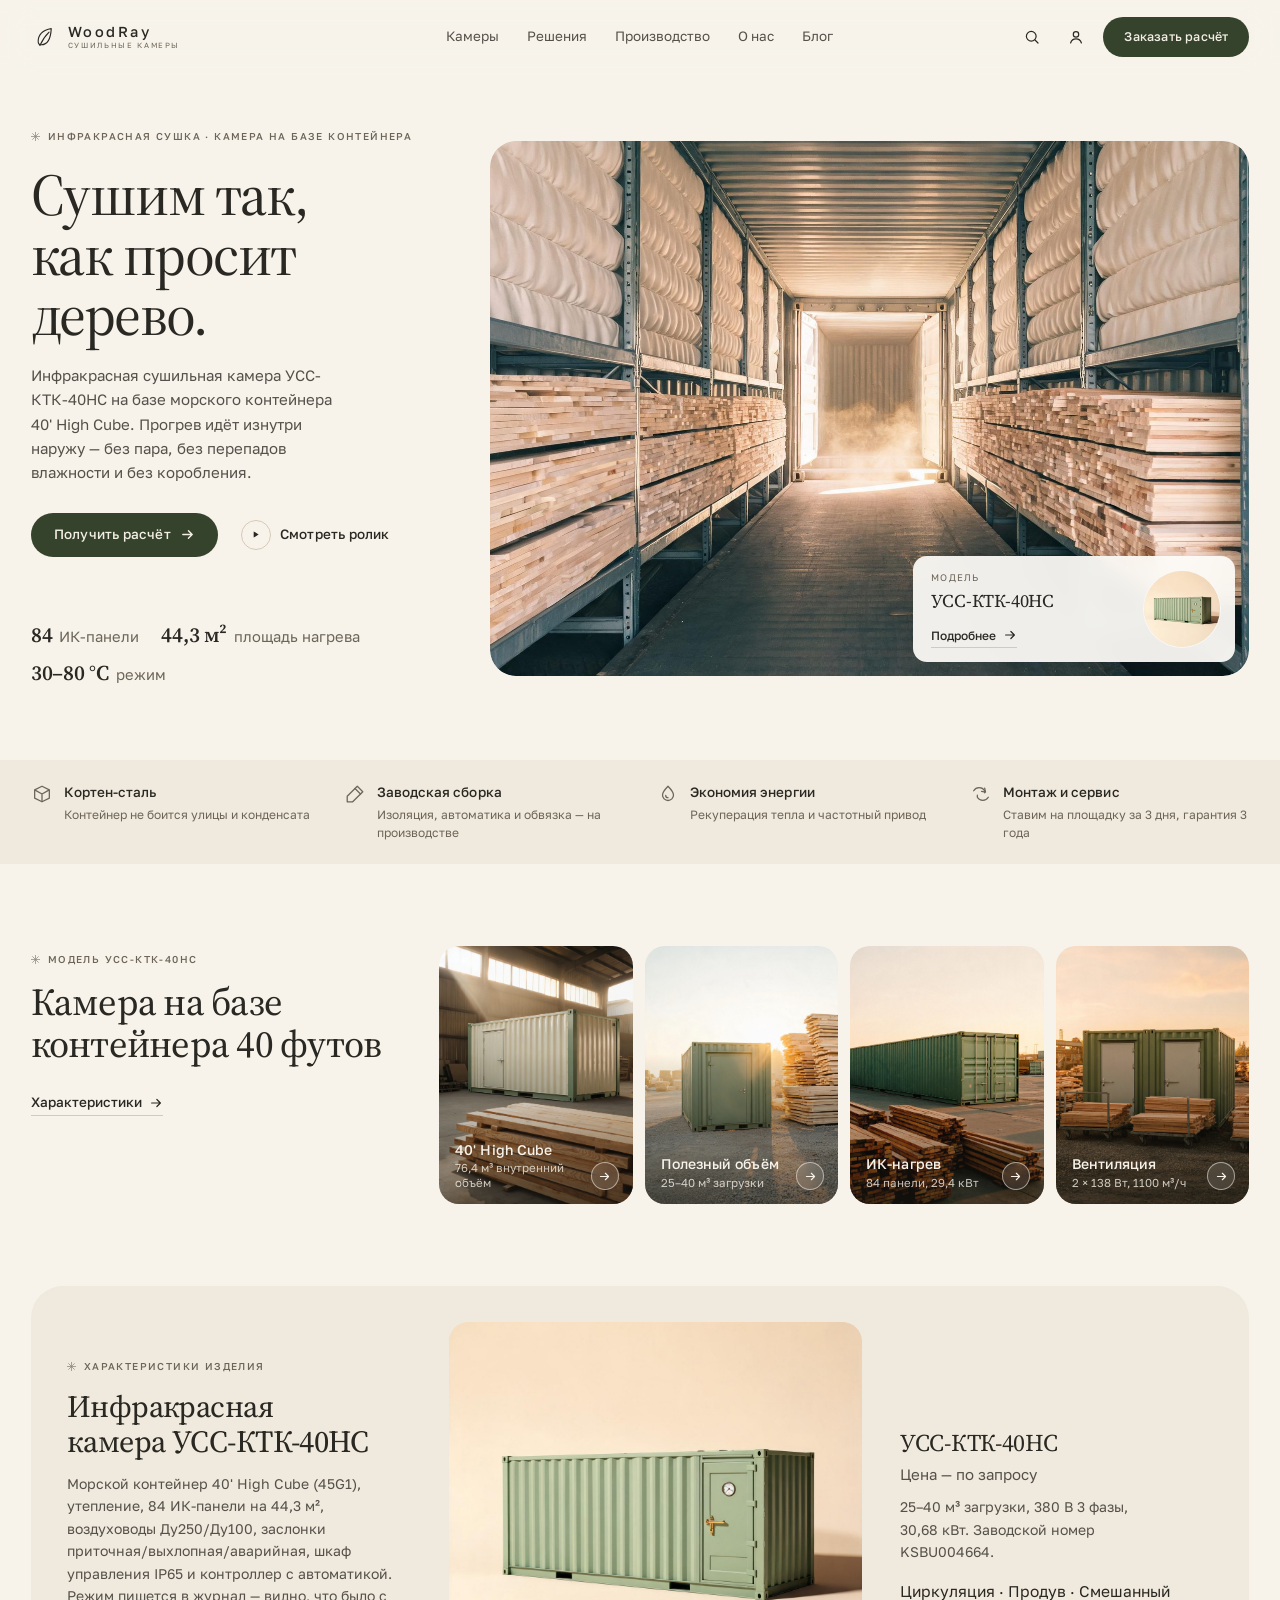
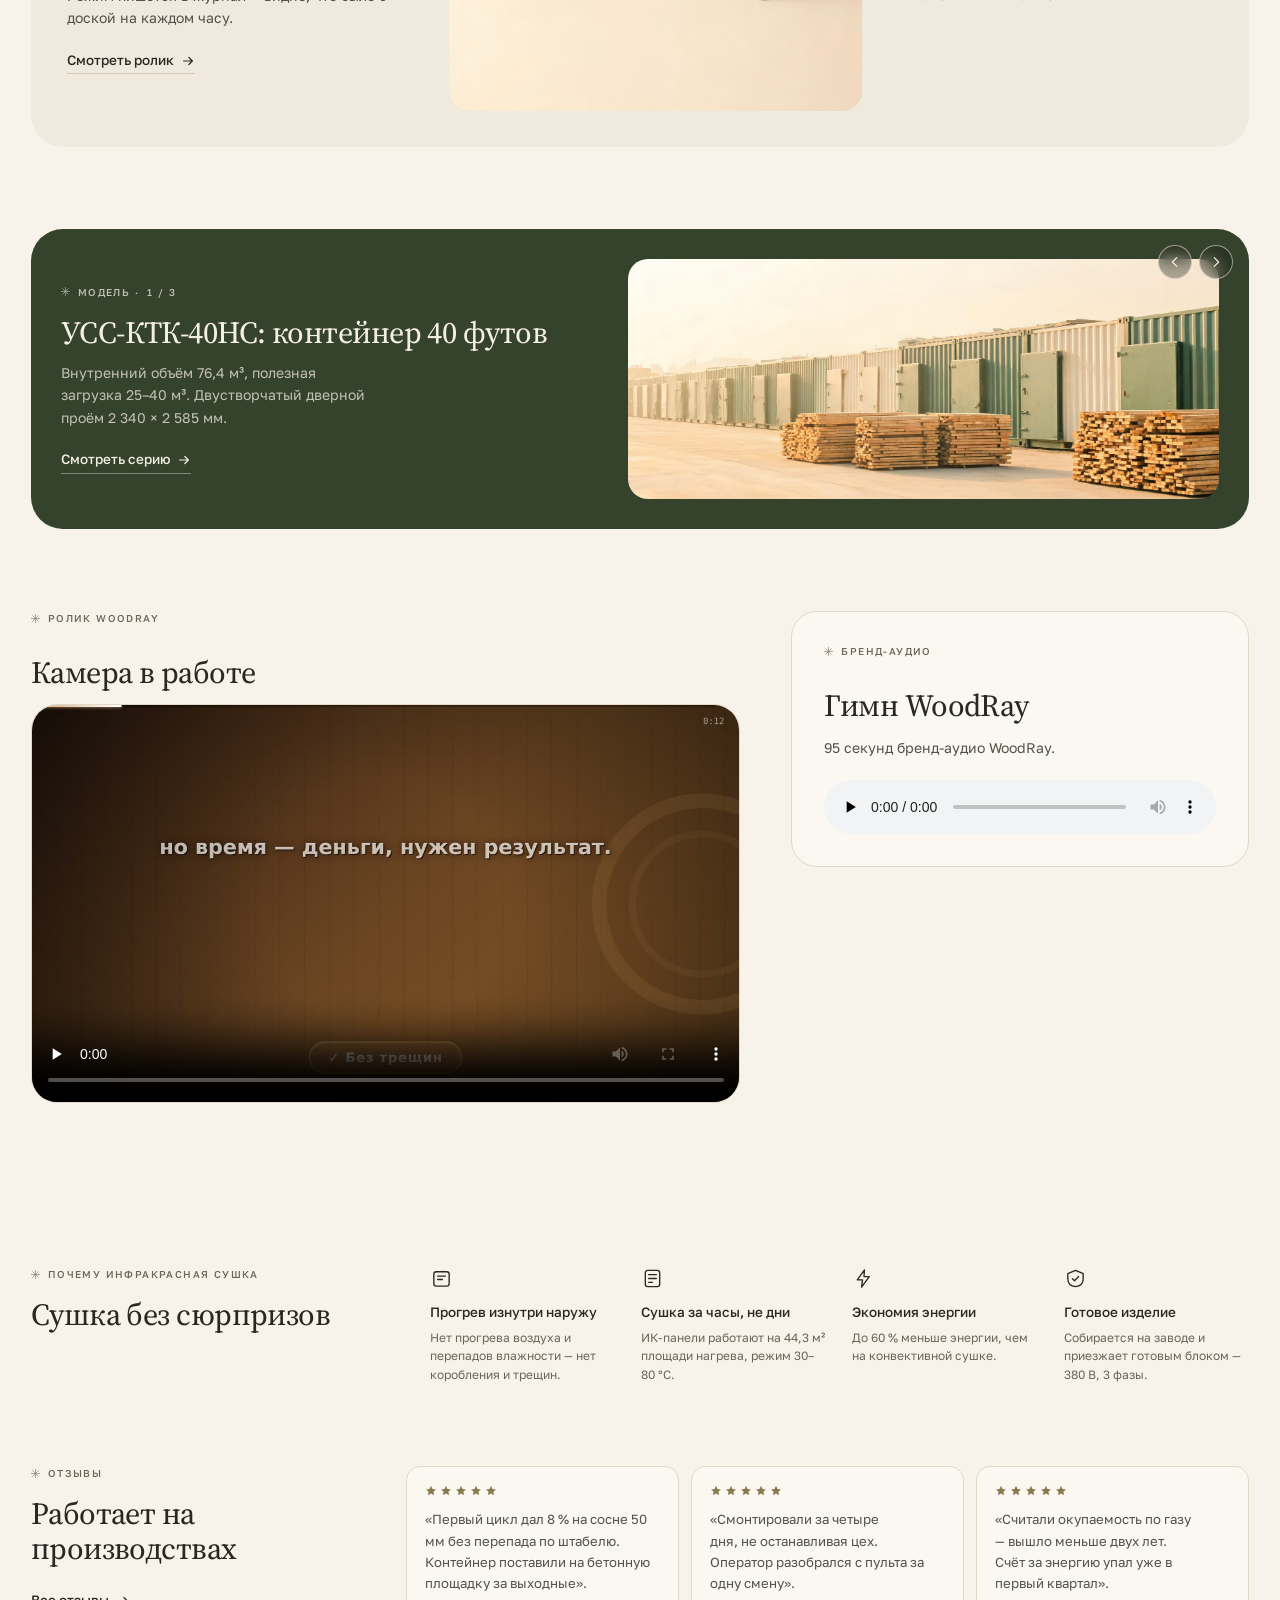
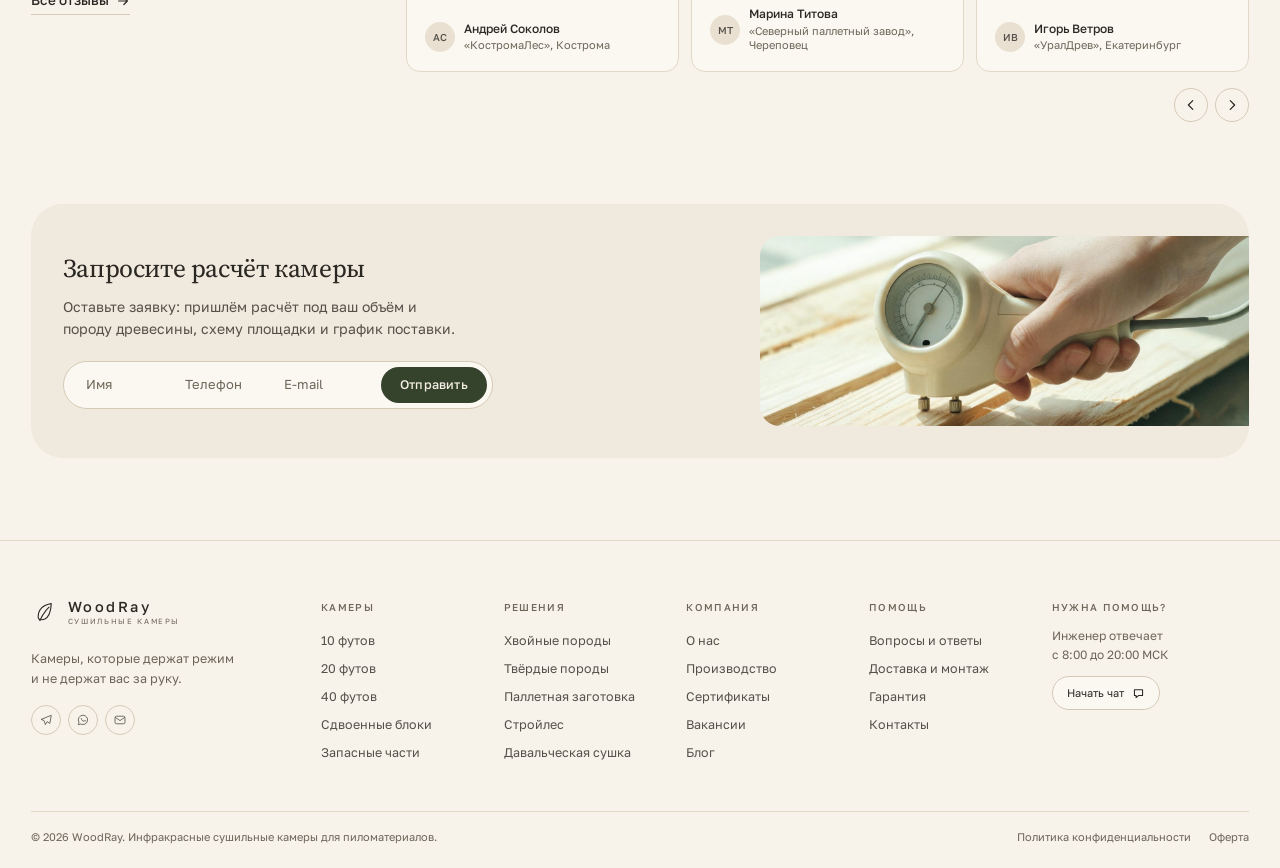
<file: index.html>
<!DOCTYPE html>
<html lang="ru">
<head>
<meta charset="utf-8">
<meta name="viewport" content="width=device-width, initial-scale=1">
<title>WoodRay — инфракрасная сушка древесины</title>
<meta name="description" content="Сушильные камеры из морских контейнеров: 10, 20 и 40 футов, от 7 до 72 м³ за цикл. Заводская сборка, монтаж на площадке за три дня, режим с шагом 0,5 %.">
<meta name="theme-color" content="#F7F3EB">
<meta property="og:title" content="WoodRay — инфракрасная сушка древесины">
<meta property="og:description" content="Контейнерные камеры от 7 до 72 м³ за цикл. Точность режима ±0,5 %, монтаж за три дня.">
<meta property="og:type" content="website">
<meta property="og:image" content="assets/img/hero.jpg">
<link rel="icon" href="assets/img/favicon.svg" type="image/svg+xml">
<link rel="preconnect" href="https://fonts.googleapis.com">
<link rel="preconnect" href="https://fonts.gstatic.com" crossorigin>
<link href="https://fonts.googleapis.com/css2?family=Golos+Text:wght@400;500;600&family=Source+Serif+4:opsz,wght@8..60,300..600&display=swap" rel="stylesheet">
<link rel="stylesheet" href="assets/css/style.css">
</head>
<body>
<a class="skip-link" href="#main">Перейти к содержимому</a>

<header class="site-header" id="siteHeader">
  <div class="container header-inner">
    <a class="logo" href="#" aria-label="WoodRay — на главную">
      <svg class="logo-mark" viewBox="0 0 32 32" aria-hidden="true" focusable="false">
        <path d="M24 5.5C13.5 7 8.5 13.4 8.5 20.6c0 2.6 1.4 4 3.8 4C19.8 24.6 23.4 16.6 24 5.5Z" fill="none" stroke="currentColor" stroke-width="1.3" stroke-linejoin="round"/>
        <path d="M10.5 25.5C13 20 16.4 14.4 21.4 9.6" fill="none" stroke="currentColor" stroke-width="1.3" stroke-linecap="round"/>
      </svg>
      <span class="logo-text">
        <span class="logo-word">WoodRay</span>
        <span class="logo-sub">сушильные камеры</span>
      </span>
    </a>

    <nav class="nav" id="primaryNav" aria-label="Основная навигация">
      <a href="#cameras">Камеры</a>
      <a href="#solutions">Решения</a>
      <a href="#production">Производство</a>
      <a href="#about">О нас</a>
      <a href="#blog">Блог</a>
      <a class="nav-cta" href="#request">Заказать расчёт</a>
    </nav>

    <div class="header-tools">
      <button class="icon-btn" type="button" aria-label="Поиск">
        <svg viewBox="0 0 24 24" aria-hidden="true"><circle cx="11" cy="11" r="6.5" fill="none" stroke="currentColor" stroke-width="1.6"/><path d="M16 16l4 4" fill="none" stroke="currentColor" stroke-width="1.6" stroke-linecap="round"/></svg>
      </button>
      <a class="icon-btn" href="#request" aria-label="Личный кабинет">
        <svg viewBox="0 0 24 24" aria-hidden="true"><circle cx="12" cy="8.5" r="3.6" fill="none" stroke="currentColor" stroke-width="1.6"/><path d="M4.8 20c1.1-3.6 3.9-5.4 7.2-5.4s6.1 1.8 7.2 5.4" fill="none" stroke="currentColor" stroke-width="1.6" stroke-linecap="round"/></svg>
      </a>
      <a class="btn btn--dark header-btn" href="#request">Заказать расчёт</a>
      <button class="burger" type="button" id="burger" aria-label="Меню" aria-expanded="false" aria-controls="primaryNav">
        <span></span><span></span>
      </button>
    </div>
  </div>
</header>

<main id="main">

  <!-- HERO -->
  <section class="hero" data-od-id="hero">
    <div class="container hero-grid">
      <div class="hero-copy">
        <p class="eyebrow">
          <svg class="eyebrow-mark" viewBox="0 0 12 12" aria-hidden="true"><path d="M6 0v12M0 6h12M1.8 1.8l8.4 8.4M10.2 1.8l-8.4 8.4" stroke="currentColor" stroke-width="1"/></svg>
          Инфракрасная сушка · камера на базе контейнера
        </p>
        <h1 class="display-xl">Сушим так, как просит дерево.</h1>
        <p class="lead">Инфракрасная сушильная камера УСС-КТК-40HC на базе морского контейнера 40' High Cube. Прогрев идёт изнутри наружу — без пара, без перепадов влажности и без коробления.</p>
        <div class="hero-actions">
          <a class="btn btn--dark" href="#request">
            Получить расчёт
            <svg class="btn-arrow" viewBox="0 0 16 16" aria-hidden="true"><path d="M3 8h10M9 4l4 4-4 4" fill="none" stroke="currentColor" stroke-width="1.5" stroke-linecap="round" stroke-linejoin="round"/></svg>
          </a>
          <a class="btn btn--plain" href="#media">
            <span class="play"><svg viewBox="0 0 12 12" aria-hidden="true"><path d="M4 2.6 9.4 6 4 9.4Z" fill="currentColor"/></svg></span>
            Смотреть ролик
          </a>
        </div>
        <div class="proof">
          <div class="proof-facts" role="list">
            <span class="proof-fact" role="listitem"><b>84</b> ИК-панели</span>
            <span class="proof-fact" role="listitem"><b>44,3 м²</b> площадь нагрева</span>
            <span class="proof-fact" role="listitem"><b>30–80 °C</b> режим</span>
          </div>
        </div>
      </div>

      <div class="hero-media">
        <video class="hero-video" autoplay muted loop playsinline poster="assets/img/hero.jpg">
          <source src="assets/woodray-hero.mp4" type="video/mp4">
        </video>
        <div class="hero-card">
          <div class="hero-card-text">
            <p class="hero-card-label">Модель</p>
            <p class="hero-card-title">УСС-КТК-40HC</p>
            <a class="link-arrow" href="#product">Подробнее
              <svg viewBox="0 0 16 16" aria-hidden="true"><path d="M3 8h10M9 4l4 4-4 4" fill="none" stroke="currentColor" stroke-width="1.4" stroke-linecap="round" stroke-linejoin="round"/></svg>
            </a>
          </div>
          <div class="hero-card-photo">
            <img src="assets/img/product.jpg" alt="">
          </div>
        </div>
      </div>
    </div>
  </section>

  <!-- FEATURE STRIP -->
  <section class="strip" aria-label="Коротко о подходе">
    <div class="container strip-grid">
      <div class="strip-item">
        <svg viewBox="0 0 24 24" aria-hidden="true"><path d="M12 3.5 20 7.5v9L12 20.5 4 16.5v-9Z" fill="none" stroke="currentColor" stroke-width="1.4" stroke-linejoin="round"/><path d="M12 12 20 7.5M12 12v8.5M12 12 4 7.5" fill="none" stroke="currentColor" stroke-width="1.4" stroke-linejoin="round"/></svg>
        <div><p class="strip-title">Кортен-сталь</p><p class="strip-sub">Контейнер не боится улицы и конденсата</p></div>
      </div>
      <div class="strip-item">
        <svg viewBox="0 0 24 24" aria-hidden="true"><path d="M14.5 3.5 20.5 9.5 9.5 20.5 3.5 20.5 3.5 14.5Z" fill="none" stroke="currentColor" stroke-width="1.4" stroke-linejoin="round"/><path d="M12 6 18 12" fill="none" stroke="currentColor" stroke-width="1.4" stroke-linecap="round"/></svg>
        <div><p class="strip-title">Заводская сборка</p><p class="strip-sub">Изоляция, автоматика и обвязка — на производстве</p></div>
      </div>
      <div class="strip-item">
        <svg viewBox="0 0 24 24" aria-hidden="true"><path d="M12 3.5c3.5 3.6 6 6.6 6 9.6a6 6 0 0 1-12 0c0-3 2.5-6 6-9.6Z" fill="none" stroke="currentColor" stroke-width="1.4" stroke-linejoin="round"/><path d="M9.5 13.5c0 1.4 1.1 2.5 2.5 2.5" fill="none" stroke="currentColor" stroke-width="1.4" stroke-linecap="round"/></svg>
        <div><p class="strip-title">Экономия энергии</p><p class="strip-sub">Рекуперация тепла и частотный привод</p></div>
      </div>
      <div class="strip-item">
        <svg viewBox="0 0 24 24" aria-hidden="true"><path d="M4 8.5A7 7 0 0 1 16 8.5v2.2" fill="none" stroke="currentColor" stroke-width="1.4" stroke-linecap="round"/><path d="M20 15.5a7 7 0 0 1-12 0v-2.2" fill="none" stroke="currentColor" stroke-width="1.4" stroke-linecap="round"/><path d="M16 5.5l.9 4.4-4.3-.7" fill="none" stroke="currentColor" stroke-width="1.4" stroke-linecap="round" stroke-linejoin="round"/></svg>
        <div><p class="strip-title">Монтаж и сервис</p><p class="strip-sub">Ставим на площадку за 3 дня, гарантия 3 года</p></div>
      </div>
    </div>
  </section>

  <!-- CATEGORIES -->
  <section class="section" id="cameras" data-od-id="categories">
    <div class="container split">
      <div class="split-head">
        <p class="eyebrow">
          <svg class="eyebrow-mark" viewBox="0 0 12 12" aria-hidden="true"><path d="M6 0v12M0 6h12M1.8 1.8l8.4 8.4M10.2 1.8l-8.4 8.4" stroke="currentColor" stroke-width="1"/></svg>
          Модель УСС-КТК-40HC
        </p>
        <h2 class="display-md">Камера на базе контейнера 40 футов</h2>
        <a class="link-arrow" href="#solutions">Характеристики
          <svg viewBox="0 0 16 16" aria-hidden="true"><path d="M3 8h10M9 4l4 4-4 4" fill="none" stroke="currentColor" stroke-width="1.4" stroke-linecap="round" stroke-linejoin="round"/></svg>
        </a>
      </div>

      <div class="cards" id="cameraCards">
        <a class="card" href="#product">
          <img src="assets/img/cat-10.jpg" alt="Сорокафутовый контейнер-камера с изолированными дверями на площадке">
          <span class="card-scrim" aria-hidden="true"></span>
          <span class="card-foot"><span class="card-label">40' High Cube<small>76,4 м³ внутренний объём</small></span><span class="card-go" aria-hidden="true">
            <svg viewBox="0 0 16 16"><path d="M3 8h10M9 4l4 4-4 4" fill="none" stroke="currentColor" stroke-width="1.4" stroke-linecap="round" stroke-linejoin="round"/></svg>
          </span></span>
        </a>
        <a class="card" href="#product">
          <img src="assets/img/cat-20.jpg" alt="Контейнер-камера на бетонной площадке лесопильного цеха">
          <span class="card-scrim" aria-hidden="true"></span>
          <span class="card-foot"><span class="card-label">Полезный объём<small>25–40 м³ загрузки</small></span><span class="card-go" aria-hidden="true">
            <svg viewBox="0 0 16 16"><path d="M3 8h10M9 4l4 4-4 4" fill="none" stroke="currentColor" stroke-width="1.4" stroke-linecap="round" stroke-linejoin="round"/></svg>
          </span></span>
        </a>
        <a class="card" href="#product">
          <img src="assets/img/cat-40.jpg" alt="Сдвоенный блок из двух контейнеров-камер у цеха">
          <span class="card-scrim" aria-hidden="true"></span>
          <span class="card-foot"><span class="card-label">ИК-нагрев<small>84 панели, 29,4 кВт</small></span><span class="card-go" aria-hidden="true">
            <svg viewBox="0 0 16 16"><path d="M3 8h10M9 4l4 4-4 4" fill="none" stroke="currentColor" stroke-width="1.4" stroke-linecap="round" stroke-linejoin="round"/></svg>
          </span></span>
        </a>
        <a class="card" href="#product">
          <img src="assets/img/cat-double.jpg" alt="Контейнерная сушильная камера во дворе столярной мастерской">
          <span class="card-scrim" aria-hidden="true"></span>
          <span class="card-foot"><span class="card-label">Вентиляция<small>2 × 138 Вт, 1100 м³/ч</small></span><span class="card-go" aria-hidden="true">
            <svg viewBox="0 0 16 16"><path d="M3 8h10M9 4l4 4-4 4" fill="none" stroke="currentColor" stroke-width="1.4" stroke-linecap="round" stroke-linejoin="round"/></svg>
          </span></span>
        </a>
      </div>
    </div>
  </section>

  <!-- PRODUCT PANEL -->
  <section class="section section--tight" id="product" data-od-id="product-panel">
    <div class="container">
      <div class="panel">
        <div class="panel-copy">
          <p class="eyebrow">
            <svg class="eyebrow-mark" viewBox="0 0 12 12" aria-hidden="true"><path d="M6 0v12M0 6h12M1.8 1.8l8.4 8.4M10.2 1.8l-8.4 8.4" stroke="currentColor" stroke-width="1"/></svg>
            Характеристики изделия
          </p>
          <h2 class="display-sm">Инфракрасная камера УСС-КТК-40HC</h2>
          <p class="body-sm">Морской контейнер 40' High Cube (45G1), утепление, 84 ИК-панели на 44,3 м², воздуховоды Ду250/Ду100, заслонки приточная/выхлопная/аварийная, шкаф управления IP65 и контроллер с автоматикой. Режим пишется в журнал — видно, что было с доской на каждом часу.</p>
          <a class="link-arrow" href="#media">Смотреть ролик
            <svg viewBox="0 0 16 16" aria-hidden="true"><path d="M3 8h10M9 4l4 4-4 4" fill="none" stroke="currentColor" stroke-width="1.4" stroke-linecap="round" stroke-linejoin="round"/></svg>
          </a>
        </div>

        <div class="panel-media">
          <img src="assets/img/product.jpg" alt="Сушильная камера УСС-КТК-40HC на базе морского контейнера">
        </div>

        <div class="panel-info">
          <p class="panel-name">УСС-КТК-40HC</p>
          <p class="panel-price">Цена — по запросу</p>
          <p class="body-sm">25–40 м³ загрузки, 380 В 3 фазы, 30,68 кВт. Заводской номер KSBU004664.</p>
          <div class="swatches" role="group" aria-label="Режимы работы вентиляции">
            <span class="swatch-note">Циркуляция · Продув · Смешанный</span>
          </div>
        </div>
      </div>
    </div>
  </section>

  <!-- BANNER -->
  <section class="section section--tight" id="solutions" data-od-id="banner">
    <div class="container">
      <div class="banner" id="seriesBanner">
        <div class="banner-copy" aria-live="polite">
          <p class="eyebrow eyebrow--light">
            <svg class="eyebrow-mark" viewBox="0 0 12 12" aria-hidden="true"><path d="M6 0v12M0 6h12M1.8 1.8l8.4 8.4M10.2 1.8l-8.4 8.4" stroke="currentColor" stroke-width="1"/></svg>
            Модель · <span data-series-count>1 / 3</span>
          </p>
          <h3 class="display-sm" data-series-title>УСС-КТК-40HC: контейнер 40 футов</h3>
          <p class="body-sm body-sm--light" data-series-text>Внутренний объём 76,4 м³, полезная загрузка 25–40 м³. Двустворчатый дверной проём 2 340 × 2 585 мм.</p>
          <a class="link-arrow link-arrow--light" href="#product">Смотреть серию
            <svg viewBox="0 0 16 16" aria-hidden="true"><path d="M3 8h10M9 4l4 4-4 4" fill="none" stroke="currentColor" stroke-width="1.4" stroke-linecap="round" stroke-linejoin="round"/></svg>
          </a>
        </div>
        <div class="banner-media">
          <img src="assets/img/banner.jpg" alt="Ряд контейнерных сушильных камер с изолированными дверями на бетонной площадке, штабели доски" data-series-img>
        </div>
        <div class="banner-arrows">
          <button class="circle-btn circle-btn--light" type="button" aria-label="Предыдущая серия" data-series-dir="-1">
            <svg viewBox="0 0 16 16" aria-hidden="true"><path d="M10 3 5 8l5 5" fill="none" stroke="currentColor" stroke-width="1.4" stroke-linecap="round" stroke-linejoin="round"/></svg>
          </button>
          <button class="circle-btn circle-btn--light" type="button" aria-label="Следующая серия" data-series-dir="1">
            <svg viewBox="0 0 16 16" aria-hidden="true"><path d="M6 3l5 5-5 5" fill="none" stroke="currentColor" stroke-width="1.4" stroke-linecap="round" stroke-linejoin="round"/></svg>
          </button>
        </div>
      </div>
    </div>
  </section>

  <!-- WHY -->
<section class="section section--tight" id="media">
    <div class="container media-grid">
      <div class="media-block">
        <p class="eyebrow">
          <svg class="eyebrow-mark" viewBox="0 0 12 12" aria-hidden="true"><path d="M6 0v12M0 6h12M1.8 1.8l8.4 8.4M10.2 1.8l-8.4 8.4" stroke="currentColor" stroke-width="1"/></svg>
          Ролик WoodRay
        </p>
        <h2 class="display-sm">Камера в работе</h2>
        <div class="media-frame">
          <video controls preload="none" poster="assets/woodray-poster.jpg" playsinline>
            <source src="assets/woodray-hero.mp4" type="video/mp4">
            Ваш браузер не поддерживает видео.
          </video>
        </div>
      </div>
      <div class="media-block media-block--audio">
        <p class="eyebrow">
          <svg class="eyebrow-mark" viewBox="0 0 12 12" aria-hidden="true"><path d="M6 0v12M0 6h12M1.8 1.8l8.4 8.4M10.2 1.8l-8.4 8.4" stroke="currentColor" stroke-width="1"/></svg>
          Бренд-аудио
        </p>
        <h2 class="display-sm">Гимн WoodRay</h2>
        <p class="body-sm">95 секунд бренд-аудио WoodRay.</p>
        <audio controls preload="none">
          <source src="assets/woodray-jingle.mp3" type="audio/mpeg">
          Ваш браузер не поддерживает аудио.
        </audio>
      </div>
    </div>
  </section>

    <section class="section" id="production" data-od-id="why">
    <div class="container why-grid">
      <div class="why-head">
        <p class="eyebrow">
          <svg class="eyebrow-mark" viewBox="0 0 12 12" aria-hidden="true"><path d="M6 0v12M0 6h12M1.8 1.8l8.4 8.4M10.2 1.8l-8.4 8.4" stroke="currentColor" stroke-width="1"/></svg>
          Почему инфракрасная сушка
        </p>
        <h2 class="display-sm">Сушка без сюрпризов</h2>
      </div>
      <div class="why-list">
        <div class="why-item">
          <svg viewBox="0 0 24 24" aria-hidden="true"><rect x="4" y="5" width="16" height="15" rx="2.5" fill="none" stroke="currentColor" stroke-width="1.4"/><path d="M8 9.5h8M8 13h5" fill="none" stroke="currentColor" stroke-width="1.4" stroke-linecap="round"/></svg>
          <p class="why-title">Прогрев изнутри наружу</p>
          <p class="why-sub">Нет прогрева воздуха и перепадов влажности — нет коробления и трещин.</p>
        </div>
        <div class="why-item">
          <svg viewBox="0 0 24 24" aria-hidden="true"><path d="M7 3.5h10a2.5 2.5 0 0 1 2.5 2.5v12a2.5 2.5 0 0 1-2.5 2.5H7A2.5 2.5 0 0 1 4.5 18V6A2.5 2.5 0 0 1 7 3.5Z" fill="none" stroke="currentColor" stroke-width="1.4"/><path d="M8 8h8M8 12h8M8 16h4" fill="none" stroke="currentColor" stroke-width="1.4" stroke-linecap="round"/></svg>
          <p class="why-title">Сушка за часы, не дни</p>
          <p class="why-sub">ИК-панели работают на 44,3 м² площади нагрева, режим 30–80 °C.</p>
        </div>
        <div class="why-item">
          <svg viewBox="0 0 24 24" aria-hidden="true"><path d="M13 3 5.5 13.5H11L10 21l8-11h-5.5Z" fill="none" stroke="currentColor" stroke-width="1.4" stroke-linejoin="round"/></svg>
          <p class="why-title">Экономия энергии</p>
          <p class="why-sub">До 60 % меньше энергии, чем на конвективной сушке.</p>
        </div>
        <div class="why-item">
          <svg viewBox="0 0 24 24" aria-hidden="true"><path d="M12 3.5 20 7v5.5c0 4.4-3.2 7.4-8 8-4.8-.6-8-3.6-8-8V7Z" fill="none" stroke="currentColor" stroke-width="1.4" stroke-linejoin="round"/><path d="M8.8 12.2l2.2 2.2 4.2-4.4" fill="none" stroke="currentColor" stroke-width="1.4" stroke-linecap="round" stroke-linejoin="round"/></svg>
          <p class="why-title">Готовое изделие</p>
          <p class="why-sub">Собирается на заводе и приезжает готовым блоком — 380 В, 3 фазы.</p>
        </div>
      </div>
    </div>
  </section>

  <!-- TESTIMONIALS -->
  <section class="section section--tight" id="about" data-od-id="testimonials">
    <div class="container reviews">
      <div class="reviews-head">
        <p class="eyebrow">
          <svg class="eyebrow-mark" viewBox="0 0 12 12" aria-hidden="true"><path d="M6 0v12M0 6h12M1.8 1.8l8.4 8.4M10.2 1.8l-8.4 8.4" stroke="currentColor" stroke-width="1"/></svg>
          Отзывы
        </p>
        <h2 class="display-sm">Работает на производствах</h2>
        <a class="link-arrow" href="#request">Все отзывы
          <svg viewBox="0 0 16 16" aria-hidden="true"><path d="M3 8h10M9 4l4 4-4 4" fill="none" stroke="currentColor" stroke-width="1.4" stroke-linecap="round" stroke-linejoin="round"/></svg>
        </a>
      </div>

      <div class="reviews-body">
        <div class="quote-list" id="quoteList">
          <figure class="quote">
            <div class="stars" aria-label="Оценка 5 из 5">
              <svg viewBox="0 0 12 12" aria-hidden="true"><path d="M6 .8l1.5 3.2 3.5.4-2.6 2.4.7 3.4L6 8.6 2.9 10.2l.7-3.4L1 4.4l3.5-.4Z" fill="currentColor"/></svg>
              <svg viewBox="0 0 12 12" aria-hidden="true"><path d="M6 .8l1.5 3.2 3.5.4-2.6 2.4.7 3.4L6 8.6 2.9 10.2l.7-3.4L1 4.4l3.5-.4Z" fill="currentColor"/></svg>
              <svg viewBox="0 0 12 12" aria-hidden="true"><path d="M6 .8l1.5 3.2 3.5.4-2.6 2.4.7 3.4L6 8.6 2.9 10.2l.7-3.4L1 4.4l3.5-.4Z" fill="currentColor"/></svg>
              <svg viewBox="0 0 12 12" aria-hidden="true"><path d="M6 .8l1.5 3.2 3.5.4-2.6 2.4.7 3.4L6 8.6 2.9 10.2l.7-3.4L1 4.4l3.5-.4Z" fill="currentColor"/></svg>
              <svg viewBox="0 0 12 12" aria-hidden="true"><path d="M6 .8l1.5 3.2 3.5.4-2.6 2.4.7 3.4L6 8.6 2.9 10.2l.7-3.4L1 4.4l3.5-.4Z" fill="currentColor"/></svg>
            </div>
            <blockquote>«Первый цикл дал 8 % на сосне 50 мм без перепада по штабелю. Контейнер поставили на бетонную площадку за выходные».</blockquote>
            <figcaption class="quote-author">
              <span class="avatar-initials">АС</span>
              <span><b>Андрей Соколов</b><small>«КостромаЛес», Кострома</small></span>            </figcaption>
          </figure>

          <figure class="quote">
            <div class="stars" aria-label="Оценка 5 из 5">
              <svg viewBox="0 0 12 12" aria-hidden="true"><path d="M6 .8l1.5 3.2 3.5.4-2.6 2.4.7 3.4L6 8.6 2.9 10.2l.7-3.4L1 4.4l3.5-.4Z" fill="currentColor"/></svg>
              <svg viewBox="0 0 12 12" aria-hidden="true"><path d="M6 .8l1.5 3.2 3.5.4-2.6 2.4.7 3.4L6 8.6 2.9 10.2l.7-3.4L1 4.4l3.5-.4Z" fill="currentColor"/></svg>
              <svg viewBox="0 0 12 12" aria-hidden="true"><path d="M6 .8l1.5 3.2 3.5.4-2.6 2.4.7 3.4L6 8.6 2.9 10.2l.7-3.4L1 4.4l3.5-.4Z" fill="currentColor"/></svg>
              <svg viewBox="0 0 12 12" aria-hidden="true"><path d="M6 .8l1.5 3.2 3.5.4-2.6 2.4.7 3.4L6 8.6 2.9 10.2l.7-3.4L1 4.4l3.5-.4Z" fill="currentColor"/></svg>
              <svg viewBox="0 0 12 12" aria-hidden="true"><path d="M6 .8l1.5 3.2 3.5.4-2.6 2.4.7 3.4L6 8.6 2.9 10.2l.7-3.4L1 4.4l3.5-.4Z" fill="currentColor"/></svg>
            </div>
            <blockquote>«Смонтировали за четыре дня, не останавливая цех. Оператор разобрался с пульта за одну смену».</blockquote>
            <figcaption class="quote-author">
              <span class="avatar-initials">МТ</span>
              <span><b>Марина Титова</b><small>«Северный паллетный завод», Череповец</small></span>
            </figcaption>
          </figure>

          <figure class="quote">
            <div class="stars" aria-label="Оценка 5 из 5">
              <svg viewBox="0 0 12 12" aria-hidden="true"><path d="M6 .8l1.5 3.2 3.5.4-2.6 2.4.7 3.4L6 8.6 2.9 10.2l.7-3.4L1 4.4l3.5-.4Z" fill="currentColor"/></svg>
              <svg viewBox="0 0 12 12" aria-hidden="true"><path d="M6 .8l1.5 3.2 3.5.4-2.6 2.4.7 3.4L6 8.6 2.9 10.2l.7-3.4L1 4.4l3.5-.4Z" fill="currentColor"/></svg>
              <svg viewBox="0 0 12 12" aria-hidden="true"><path d="M6 .8l1.5 3.2 3.5.4-2.6 2.4.7 3.4L6 8.6 2.9 10.2l.7-3.4L1 4.4l3.5-.4Z" fill="currentColor"/></svg>
              <svg viewBox="0 0 12 12" aria-hidden="true"><path d="M6 .8l1.5 3.2 3.5.4-2.6 2.4.7 3.4L6 8.6 2.9 10.2l.7-3.4L1 4.4l3.5-.4Z" fill="currentColor"/></svg>
              <svg viewBox="0 0 12 12" aria-hidden="true"><path d="M6 .8l1.5 3.2 3.5.4-2.6 2.4.7 3.4L6 8.6 2.9 10.2l.7-3.4L1 4.4l3.5-.4Z" fill="currentColor"/></svg>
            </div>
            <blockquote>«Считали окупаемость по газу — вышло меньше двух лет. Счёт за энергию упал уже в первый квартал».</blockquote>
            <figcaption class="quote-author">
              <span class="avatar-initials">ИВ</span>
              <span><b>Игорь Ветров</b><small>«УралДрев», Екатеринбург</small></span>
            </figcaption>
          </figure>

          <figure class="quote">
            <div class="stars" aria-label="Оценка 5 из 5">
              <svg viewBox="0 0 12 12" aria-hidden="true"><path d="M6 .8l1.5 3.2 3.5.4-2.6 2.4.7 3.4L6 8.6 2.9 10.2l.7-3.4L1 4.4l3.5-.4Z" fill="currentColor"/></svg>
              <svg viewBox="0 0 12 12" aria-hidden="true"><path d="M6 .8l1.5 3.2 3.5.4-2.6 2.4.7 3.4L6 8.6 2.9 10.2l.7-3.4L1 4.4l3.5-.4Z" fill="currentColor"/></svg>
              <svg viewBox="0 0 12 12" aria-hidden="true"><path d="M6 .8l1.5 3.2 3.5.4-2.6 2.4.7 3.4L6 8.6 2.9 10.2l.7-3.4L1 4.4l3.5-.4Z" fill="currentColor"/></svg>
              <svg viewBox="0 0 12 12" aria-hidden="true"><path d="M6 .8l1.5 3.2 3.5.4-2.6 2.4.7 3.4L6 8.6 2.9 10.2l.7-3.4L1 4.4l3.5-.4Z" fill="currentColor"/></svg>
              <svg viewBox="0 0 12 12" aria-hidden="true"><path d="M6 .8l1.5 3.2 3.5.4-2.6 2.4.7 3.4L6 8.6 2.9 10.2l.7-3.4L1 4.4l3.5-.4Z" fill="currentColor"/></svg>
            </div>
            <blockquote>«Взяли два блока по 20 футов. За полтора года — ни одной остановки по вине оборудования».</blockquote>
            <figcaption class="quote-author">
              <span class="avatar-initials">ПЕ</span>
              <span><b>Павел Ершов</b><small>«Тайга-Пиломатериалы», Томск</small></span>
            </figcaption>
          </figure>

          <figure class="quote">
            <div class="stars" aria-label="Оценка 5 из 5">
              <svg viewBox="0 0 12 12" aria-hidden="true"><path d="M6 .8l1.5 3.2 3.5.4-2.6 2.4.7 3.4L6 8.6 2.9 10.2l.7-3.4L1 4.4l3.5-.4Z" fill="currentColor"/></svg>
              <svg viewBox="0 0 12 12" aria-hidden="true"><path d="M6 .8l1.5 3.2 3.5.4-2.6 2.4.7 3.4L6 8.6 2.9 10.2l.7-3.4L1 4.4l3.5-.4Z" fill="currentColor"/></svg>
              <svg viewBox="0 0 12 12" aria-hidden="true"><path d="M6 .8l1.5 3.2 3.5.4-2.6 2.4.7 3.4L6 8.6 2.9 10.2l.7-3.4L1 4.4l3.5-.4Z" fill="currentColor"/></svg>
              <svg viewBox="0 0 12 12" aria-hidden="true"><path d="M6 .8l1.5 3.2 3.5.4-2.6 2.4.7 3.4L6 8.6 2.9 10.2l.7-3.4L1 4.4l3.5-.4Z" fill="currentColor"/></svg>
              <svg viewBox="0 0 12 12" aria-hidden="true"><path d="M6 .8l1.5 3.2 3.5.4-2.6 2.4.7 3.4L6 8.6 2.9 10.2l.7-3.4L1 4.4l3.5-.4Z" fill="currentColor"/></svg>
            </div>
            <blockquote>«Отдельный плюс — журнал режимов. Спокойно доказываем качество сушки покупателю».</blockquote>
            <figcaption class="quote-author">
              <span class="avatar-initials">ОМ</span>
              <span><b>Ольга Мельник</b><small>«Дом-Строй», Краснодар</small></span>
            </figcaption>
          </figure>
        </div>

        <div class="reviews-nav">
          <button class="circle-btn" type="button" aria-label="Предыдущие отзывы" data-scroll="quoteList" data-dir="-1">
            <svg viewBox="0 0 16 16" aria-hidden="true"><path d="M10 3 5 8l5 5" fill="none" stroke="currentColor" stroke-width="1.4" stroke-linecap="round" stroke-linejoin="round"/></svg>
          </button>
          <button class="circle-btn" type="button" aria-label="Следующие отзывы" data-scroll="quoteList" data-dir="1">
            <svg viewBox="0 0 16 16" aria-hidden="true"><path d="M6 3l5 5-5 5" fill="none" stroke="currentColor" stroke-width="1.4" stroke-linecap="round" stroke-linejoin="round"/></svg>
          </button>
        </div>
      </div>
    </div>
  </section>

  <!-- NEWSLETTER -->
  <section class="section section--tight" id="request" data-od-id="newsletter">
    <div class="container">
      <div class="subscribe">
        <div class="subscribe-copy">
          <h2 class="display-xs">Запросите расчёт камеры</h2>
          <p class="body-sm">Оставьте заявку: пришлём расчёт под ваш объём и породу древесины, схему площадки и график поставки.</p>
          <form class="subscribe-form subscribe-form--wide" id="subscribeForm" novalidate data-endpoint="/api/lead">
            <div class="form-row">
              <label class="sr-only" for="name">Ваше имя</label>
              <input id="name" name="name" type="text" autocomplete="name" placeholder="Имя" required>
            </div>
            <div class="form-row">
              <label class="sr-only" for="phone">Телефон</label>
              <input id="phone" name="phone" type="tel" inputmode="tel" autocomplete="tel" placeholder="Телефон" required>
            </div>
            <div class="form-row">
              <label class="sr-only" for="email">Ваш e-mail</label>
              <input id="email" name="email" type="email" inputmode="email" autocomplete="email" placeholder="E-mail" required aria-describedby="emailError">
            </div>
            <div class="honeypot" aria-hidden="true">
              <label for="website">Не заполняйте это поле</label>
              <input id="website" name="website" type="text" tabindex="-1" autocomplete="off">
            </div>
            <button class="btn btn--dark btn--sm" type="submit">Отправить</button>
            <p class="form-msg" id="emailError" role="alert" hidden></p>
          </form>
          <p class="form-ok" id="emailOk" role="status" hidden>Спасибо, заявка принята. Свяжемся с вами в рабочее время.</p>
        </div>
        <div class="subscribe-media">
          <img src="assets/img/meter.jpg" alt="Влагомер с кремовым циферблатом прижат к штабелю сосновой доски">
        </div>
      </div>
    </div>
  </section>

</main>

<footer class="site-footer" id="blog" data-od-id="footer">
  <div class="container footer-top">
    <div class="footer-brand">
      <a class="logo" href="#" aria-label="WoodRay — на главную">
        <svg class="logo-mark" viewBox="0 0 32 32" aria-hidden="true" focusable="false">
          <path d="M24 5.5C13.5 7 8.5 13.4 8.5 20.6c0 2.6 1.4 4 3.8 4C19.8 24.6 23.4 16.6 24 5.5Z" fill="none" stroke="currentColor" stroke-width="1.3" stroke-linejoin="round"/>
          <path d="M10.5 25.5C13 20 16.4 14.4 21.4 9.6" fill="none" stroke="currentColor" stroke-width="1.3" stroke-linecap="round"/>
        </svg>
        <span class="logo-text">
          <span class="logo-word">WoodRay</span>
          <span class="logo-sub">сушильные камеры</span>
        </span>
      </a>
      <p class="footer-tagline">Камеры, которые держат режим<br>и не держат вас за руку.</p>
      <div class="socials">
        <a href="https://t.me/" aria-label="Telegram"><svg viewBox="0 0 24 24" aria-hidden="true"><path d="M21 4 3.5 11l5 1.7L11 20l3-5.2 4.6 3.1Z" fill="none" stroke="currentColor" stroke-width="1.4" stroke-linejoin="round"/></svg></a>
        <a href="https://wa.me/" aria-label="WhatsApp"><svg viewBox="0 0 24 24" aria-hidden="true"><path d="M12 3.8a8 8 0 0 0-6.9 12.1L4 20l4.2-1.1A8 8 0 1 0 12 3.8Z" fill="none" stroke="currentColor" stroke-width="1.4" stroke-linejoin="round"/><path d="M9 9.4c.3 2.6 2.2 4.5 4.8 4.8l1-1.3 1.7.7" fill="none" stroke="currentColor" stroke-width="1.4" stroke-linecap="round"/></svg></a>
        <a href="mailto:mail@example.ru" aria-label="Почта"><svg viewBox="0 0 24 24" aria-hidden="true"><rect x="3.5" y="5.5" width="17" height="13" rx="2.5" fill="none" stroke="currentColor" stroke-width="1.4"/><path d="m4.5 8 7.5 5 7.5-5" fill="none" stroke="currentColor" stroke-width="1.4" stroke-linecap="round"/></svg></a>
      </div>
    </div>

    <nav class="footer-col" aria-label="Камеры">
      <h3>Камеры</h3>
      <a href="#cameras">10 футов</a>
      <a href="#cameras">20 футов</a>
      <a href="#cameras">40 футов</a>
      <a href="#cameras">Сдвоенные блоки</a>
      <a href="#cameras">Запасные части</a>
    </nav>

    <nav class="footer-col" aria-label="Решения">
      <h3>Решения</h3>
      <a href="#solutions">Хвойные породы</a>
      <a href="#solutions">Твёрдые породы</a>
      <a href="#solutions">Паллетная заготовка</a>
      <a href="#solutions">Стройлес</a>
      <a href="#solutions">Давальческая сушка</a>
    </nav>

    <nav class="footer-col" aria-label="Компания">
      <h3>Компания</h3>
      <a href="#about">О нас</a>
      <a href="#production">Производство</a>
      <a href="#production">Сертификаты</a>
      <a href="#about">Вакансии</a>
      <a href="#blog">Блог</a>
    </nav>

    <nav class="footer-col" aria-label="Помощь">
      <h3>Помощь</h3>
      <a href="#request">Вопросы и ответы</a>
      <a href="#request">Доставка и монтаж</a>
      <a href="#request">Гарантия</a>
      <a href="#request">Контакты</a>
    </nav>

    <div class="footer-help">
      <h3>Нужна помощь?</h3>
      <p>Инженер отвечает<br>с 8:00 до 20:00 МСК</p>
      <button class="chat-btn" type="button" id="chatBtn">
        Начать чат
        <svg viewBox="0 0 16 16" aria-hidden="true"><path d="M3 3.5h10v7H8l-3 2.5v-2.5H3Z" fill="none" stroke="currentColor" stroke-width="1.3" stroke-linejoin="round"/></svg>
      </button>
    </div>
  </div>

  <div class="container footer-bottom">
    <p>© <span id="year">2026</span> WoodRay. Инфракрасные сушильные камеры для пиломатериалов.</p>
    <div class="footer-legal">
      <a href="#request">Политика конфиденциальности</a>
      <a href="#request">Оферта</a>
    </div>
  </div>
</footer>

<script src="assets/js/main.js" defer></script>
<script src="assets/js/form.js" defer></script>
</body>
</html>
</file>
<file: assets/css/style.css>
/* ============================================================
   СУХОВЕЙ — сушильные камеры
   Editorial cream + forest-green system
   ============================================================ */

:root {
  --bg: #f7f3eb;
  --surface: #fbf8f2;
  --surface-deep: #f0e9dd;
  --surface-deeper: #e9e0d1;
  --ink: #2a2823;
  --ink-soft: #55514a;
  --muted: #6c6558;
  --line: #e2d8c7;
  --line-strong: #d6cab6;
  --accent: #35422c;
  --accent-deep: #2a3523;
  --on-accent: #f4efe4;
  --on-accent-soft: rgba(244, 239, 228, 0.74);
  --sage: #8b9479;
  --error: #9c4028;

  --font-display: "Source Serif 4", "Georgia", "Times New Roman", serif;
  --font-sans: "Golos Text", -apple-system, "Segoe UI", system-ui, sans-serif;

  --r-xs: 10px;
  --r-sm: 14px;
  --r-md: 20px;
  --r-lg: 26px;
  --r-xl: 32px;

  --container: 1340px;
  --gutter: clamp(16px, 2.4vw, 32px);
  --section-y: clamp(44px, 6.4vw, 82px);

  --ease: cubic-bezier(0.22, 0.61, 0.24, 1);
}

*,
*::before,
*::after { box-sizing: border-box; }

html { -webkit-text-size-adjust: 100%; scroll-behavior: smooth; }

body {
  margin: 0;
  background: var(--bg);
  color: var(--ink);
  font-family: var(--font-sans);
  font-size: 15.5px;
  line-height: 1.6;
  font-weight: 400;
  -webkit-font-smoothing: antialiased;
  text-rendering: optimizeLegibility;
}

img { display: block; max-width: 100%; }
svg { display: block; }

a { color: inherit; text-decoration: none; }
button { font: inherit; color: inherit; }

h1, h2, h3, p, figure, blockquote { margin: 0; }
ul { margin: 0; padding: 0; list-style: none; }

::selection { background: #d9d2b8; color: var(--ink); }

.skip-link {
  position: absolute;
  left: 12px;
  top: -60px;
  z-index: 100;
  padding: 10px 16px;
  border-radius: 999px;
  background: var(--accent);
  color: var(--on-accent);
  font-size: 13px;
  transition: top 0.2s var(--ease);
}
.skip-link:focus-visible { top: 12px; }

.sr-only {
  position: absolute;
  width: 1px; height: 1px;
  padding: 0; margin: -1px;
  overflow: hidden;
  clip: rect(0 0 0 0);
  white-space: nowrap;
  border: 0;
}

:focus-visible {
  outline: 2px solid var(--accent);
  outline-offset: 3px;
  border-radius: 4px;
}

/* ---------- layout ---------- */

.container {
  width: min(var(--container), 100% - var(--gutter) * 2);
  margin-inline: auto;
}

.section { padding-block: var(--section-y); }
.section--tight { padding-block: 0; margin-bottom: var(--section-y); }
.section + .section--tight { margin-top: 0; }

/* ---------- type ---------- */

.eyebrow {
  display: flex;
  align-items: center;
  gap: 8px;
  font-size: 10px;
  line-height: 1.4;
  font-weight: 500;
  letter-spacing: 0.14em;
  text-transform: uppercase;
  color: var(--muted);
}
.eyebrow-mark { width: 9px; height: 9px; flex: none; opacity: 0.75; }
.eyebrow--light { color: var(--on-accent-soft); }

.display-xl,
.display-md,
.display-sm,
.display-xs {
  font-family: var(--font-display);
  font-weight: 450;
  font-optical-sizing: auto;
  text-wrap: balance;
}

.display-xl {
  font-size: clamp(38px, 4.6vw, 66px);
  line-height: 1.02;
  letter-spacing: -0.025em;
  margin-top: 22px;
}

.display-md {
  font-size: clamp(27px, 3vw, 38px);
  line-height: 1.1;
  letter-spacing: -0.02em;
  margin-top: 16px;
}

.display-sm {
  font-size: clamp(24px, 2.4vw, 31px);
  line-height: 1.14;
  letter-spacing: -0.018em;
  margin-top: 16px;
}

.display-xs {
  font-size: clamp(21px, 2vw, 26px);
  line-height: 1.2;
  letter-spacing: -0.015em;
}

.lead {
  margin-top: 18px;
  max-width: 36ch;
  font-size: 15px;
  line-height: 1.62;
  color: var(--ink-soft);
}

.body-sm {
  font-size: 14px;
  line-height: 1.6;
  color: var(--ink-soft);
  max-width: 40ch;
}
.body-sm--light { color: var(--on-accent-soft); }

/* ---------- buttons & links ---------- */

.btn {
  display: inline-flex;
  align-items: center;
  justify-content: center;
  gap: 9px;
  min-height: 44px;
  padding: 0 22px;
  border: 1px solid transparent;
  border-radius: 999px;
  font-size: 13.5px;
  font-weight: 500;
  letter-spacing: 0.015em;
  cursor: pointer;
  transition: background-color 0.25s var(--ease), color 0.25s var(--ease),
    border-color 0.25s var(--ease), transform 0.25s var(--ease);
}
.btn:active { transform: translateY(1px); }

.btn--dark { background: var(--accent); color: var(--on-accent); }
.btn--dark:hover { background: var(--accent-deep); }

.btn--plain {
  background: transparent;
  color: var(--ink);
  padding-inline: 6px;
  border-color: transparent;
}
.btn--plain:hover { color: var(--accent); }

.btn--sm { min-height: 36px; padding: 0 18px; font-size: 12.5px; }

.btn-arrow { width: 15px; height: 15px; flex: none; }

.play {
  display: grid;
  place-items: center;
  width: 30px;
  height: 30px;
  border: 1px solid var(--line-strong);
  border-radius: 50%;
  color: var(--ink);
  transition: background-color 0.25s var(--ease), border-color 0.25s var(--ease);
}
.play svg { width: 11px; height: 11px; }
.btn--plain:hover .play { background: #ebe3d5; border-color: transparent; }

.link-arrow {
  display: inline-flex;
  align-items: center;
  gap: 7px;
  font-size: 13.5px;
  font-weight: 500;
  color: var(--ink);
  padding-bottom: 2px;
  border-bottom: 1px solid var(--line-strong);
  transition: border-color 0.25s var(--ease), gap 0.25s var(--ease);
}
.link-arrow svg { width: 14px; height: 14px; transition: transform 0.25s var(--ease); }
.link-arrow:hover { border-color: var(--ink); }
.link-arrow:hover svg { transform: translateX(3px); }
.link-arrow--light { color: var(--on-accent); border-color: rgba(244, 239, 228, 0.4); }
.link-arrow--light:hover { border-color: var(--on-accent); }

.circle-btn {
  display: grid;
  place-items: center;
  width: 34px;
  height: 34px;
  border-radius: 50%;
  border: 1px solid var(--line-strong);
  background: transparent;
  color: var(--ink);
  cursor: pointer;
  transition: background-color 0.25s var(--ease), border-color 0.25s var(--ease),
    color 0.25s var(--ease);
}
.circle-btn svg { width: 14px; height: 14px; }
.circle-btn:hover { background: var(--ink); border-color: var(--ink); color: var(--bg); }
.circle-btn--light {
  border-color: rgba(244, 239, 228, 0.55);
  background: rgba(26, 31, 21, 0.34);
  color: var(--on-accent);
  backdrop-filter: blur(8px);
}
.circle-btn--light:hover { background: var(--on-accent); border-color: var(--on-accent); color: var(--accent); }

/* ---------- header ---------- */

.site-header {
  position: sticky;
  top: 0;
  z-index: 60;
  background: color-mix(in srgb, var(--bg) 84%, transparent);
  backdrop-filter: saturate(120%) blur(14px);
  border-bottom: 1px solid transparent;
  transition: border-color 0.3s var(--ease), background-color 0.3s var(--ease);
}
.site-header.is-stuck { border-bottom-color: var(--line); }

.header-inner {
  display: grid;
  grid-template-columns: 1fr auto 1fr;
  align-items: center;
  gap: 24px;
  min-height: 74px;
}

.logo { display: inline-flex; align-items: center; gap: 10px; color: var(--ink); justify-self: start; }
.logo-mark { width: 27px; height: 27px; flex: none; }
.logo-text { display: flex; flex-direction: column; gap: 3px; }
.logo-word {
  font-size: 14.5px;
  font-weight: 500;
  letter-spacing: 0.17em;
  line-height: 1;
}
.logo-sub {
  font-size: 7.5px;
  letter-spacing: 0.22em;
  text-transform: uppercase;
  color: var(--muted);
  line-height: 1;
}

.nav { display: flex; align-items: center; gap: 28px; }
.nav a {
  font-size: 13.5px;
  color: var(--ink-soft);
  transition: color 0.2s var(--ease);
}
.nav a:hover { color: var(--ink); }
.nav-cta { display: none; }

.header-tools { display: flex; align-items: center; gap: 10px; justify-self: end; }

.icon-btn {
  display: grid;
  place-items: center;
  width: 34px;
  height: 34px;
  border: 0;
  border-radius: 50%;
  background: transparent;
  color: var(--ink);
  cursor: pointer;
  transition: background-color 0.2s var(--ease);
}
.icon-btn svg { width: 18px; height: 18px; }
.icon-btn:hover { background: rgba(42, 40, 35, 0.06); }

.header-btn { min-height: 40px; padding: 0 20px; font-size: 12.5px; }

.burger {
  display: none;
  position: relative;
  width: 38px;
  height: 38px;
  border: 1px solid var(--line-strong);
  border-radius: 50%;
  background: transparent;
  cursor: pointer;
  padding: 0;
  place-items: center;
}
.burger span {
  position: absolute;
  left: 50%;
  top: 50%;
  display: block;
  width: 15px;
  height: 1.5px;
  margin: 0;
  background: var(--ink);
  transition: transform 0.25s var(--ease);
}
.burger span:first-child { transform: translate(-50%, -3.5px); }
.burger span:last-child { transform: translate(-50%, 3.5px); }
.burger[aria-expanded="true"] span:first-child { transform: translate(-50%, -50%) rotate(45deg); }
.burger[aria-expanded="true"] span:last-child { transform: translate(-50%, -50%) rotate(-45deg); }

/* ---------- hero ---------- */

.hero { padding-top: clamp(28px, 4vw, 46px); }

.hero-grid {
  display: grid;
  grid-template-columns: minmax(0, 0.82fr) minmax(0, 1.5fr);
  gap: clamp(24px, 3.4vw, 48px);
  align-items: center;
}

.hero-copy { padding-block: 8px; }
.hero-copy .display-xl { max-width: 12ch; }

.hero-actions {
  display: flex;
  align-items: center;
  gap: 16px;
  flex-wrap: wrap;
  margin-top: 28px;
}

.proof {
  display: flex;
  align-items: center;
  gap: 12px;
  margin-top: clamp(28px, 4vw, 46px);
}
.proof p { font-size: 12px; color: var(--muted); max-width: 22ch; line-height: 1.45; }

.avatars { display: flex; align-items: center; }
.avatars .avatar-initials {
  width: 34px;
  height: 34px;
  border: 2px solid var(--bg);
  font-size: 10px;
}
.avatars .avatar-initials + .avatar-initials,
.avatars-more { margin-left: -11px; }

.avatar-initials {
  display: inline-grid;
  place-items: center;
  width: 28px;
  height: 28px;
  border-radius: 50%;
  background: var(--surface-deeper);
  color: var(--ink-soft);
  font-size: 9.5px;
  font-weight: 500;
  letter-spacing: 0.02em;
  flex: none;
}

.quote-author .avatar-initials { width: 30px; height: 30px; font-size: 10px; }

.avatars-more {
  display: grid;
  place-items: center;
  width: 34px;
  height: 34px;
  border-radius: 50%;
  border: 2px solid var(--bg);
  background: var(--surface-deep);
  color: var(--ink-soft);
  font-size: 13px;
}

.hero-media {
  position: relative;
  border-radius: var(--r-lg);
  overflow: hidden;
  aspect-ratio: 1.42 / 1;
  background: var(--surface-deep);
}
.hero-media > img {
  width: 100%;
  height: 100%;
  object-fit: cover;
  object-position: 50% 55%;
}

.hero-card {
  position: absolute;
  right: 14px;
  bottom: 14px;
  display: grid;
  grid-template-columns: 1fr 78px;
  align-items: center;
  gap: 14px;
  width: min(322px, 82%);
  padding: 14px 14px 14px 18px;
  border-radius: var(--r-sm);
  background: rgba(252, 250, 246, 0.94);
  backdrop-filter: blur(10px);
  box-shadow: 0 14px 34px rgba(42, 38, 30, 0.14);
}
.hero-card-label {
  font-size: 9.5px;
  letter-spacing: 0.12em;
  text-transform: uppercase;
  color: var(--muted);
}
.hero-card-title {
  font-family: var(--font-display);
  font-size: 18px;
  line-height: 1.2;
  letter-spacing: -0.01em;
  margin: 5px 0 10px;
}
.hero-card .link-arrow { font-size: 12px; }
.hero-card-photo {
  width: 78px;
  height: 78px;
  border-radius: 50%;
  overflow: hidden;
  border: 1px solid rgba(255, 255, 255, 0.7);
  background: var(--surface-deep);
}
.hero-card-photo img { width: 100%; height: 100%; object-fit: cover; }

/* ---------- strip ---------- */

.strip {
  background: var(--surface-deep);
  margin-top: clamp(32px, 5vw, 64px);
  padding-block: 22px;
}
.strip-grid {
  display: grid;
  grid-template-columns: repeat(4, 1fr);
  gap: clamp(16px, 2.6vw, 34px);
}
.strip-item { display: flex; align-items: flex-start; gap: 11px; }
.strip-item svg { width: 22px; height: 22px; flex: none; color: var(--muted); margin-top: 1px; }
.strip-title { font-size: 13.5px; font-weight: 500; letter-spacing: 0.005em; }
.strip-sub { font-size: 12px; line-height: 1.5; color: var(--muted); margin-top: 3px; }

/* ---------- split / category cards ---------- */

.split {
  display: grid;
  grid-template-columns: minmax(200px, 0.46fr) minmax(0, 1fr);
  gap: clamp(20px, 2.8vw, 36px);
  align-items: start;
}
.split-head { padding-top: 6px; }
.split-head .link-arrow { margin-top: 26px; }

.cards {
  display: grid;
  grid-template-columns: repeat(4, minmax(0, 1fr));
  gap: 12px;
}

.card {
  position: relative;
  display: block;
  aspect-ratio: 3 / 4;
  border-radius: var(--r-md);
  overflow: hidden;
  background: var(--surface-deeper);
  isolation: isolate;
}
.card img {
  width: 100%;
  height: 100%;
  object-fit: cover;
  transition: transform 0.7s var(--ease);
}
.card-scrim {
  position: absolute;
  inset: 0;
  background: linear-gradient(180deg, rgba(28, 26, 20, 0) 42%, rgba(28, 26, 20, 0.62) 100%);
}
.card-foot {
  position: absolute;
  left: 16px;
  right: 14px;
  bottom: 14px;
  display: flex;
  align-items: flex-end;
  justify-content: space-between;
  gap: 10px;
}
.card-label {
  color: #f7f3ea;
  font-size: 14px;
  font-weight: 500;
  line-height: 1.25;
  letter-spacing: 0.005em;
}
.card-label small {
  display: block;
  margin-top: 3px;
  font-size: 11.5px;
  font-weight: 400;
  letter-spacing: 0;
  color: rgba(247, 243, 234, 0.78);
}
.card-go {
  position: static;
  flex: none;
  display: grid;
  place-items: center;
  width: 28px;
  height: 28px;
  border: 1px solid rgba(247, 243, 234, 0.55);
  border-radius: 50%;
  color: #f7f3ea;
  background: rgba(247, 243, 234, 0.12);
  backdrop-filter: blur(4px);
  transition: background-color 0.3s var(--ease), color 0.3s var(--ease);
}
.card-go svg { width: 13px; height: 13px; }
.card:hover img { transform: scale(1.04); }
.card:hover .card-go { background: #f7f3ea; color: var(--ink); }

/* ---------- product panel ---------- */

.panel {
  display: grid;
  grid-template-columns: minmax(0, 0.9fr) minmax(0, 1.08fr) minmax(0, 0.82fr);
  align-items: center;
  gap: clamp(20px, 3vw, 42px);
  padding: clamp(22px, 3vw, 36px);
  background: var(--surface-deep);
  border-radius: var(--r-xl);
}
.panel-copy .link-arrow { margin-top: 20px; }
.panel-copy .body-sm { margin-top: 14px; }

.panel-media {
  position: relative;
  border-radius: var(--r-md);
  overflow: hidden;
  background: #efe3ce;
  aspect-ratio: 1.06 / 1;
}
.panel-media img { width: 100%; height: 100%; object-fit: cover; object-position: 50% 52%; }

.panel-name {
  font-family: var(--font-display);
  font-size: clamp(20px, 1.9vw, 24px);
  line-height: 1.2;
  letter-spacing: -0.012em;
}
.panel-price { font-size: 15px; color: var(--ink-soft); margin-top: 4px; }
.panel-info .body-sm { margin-top: 10px; max-width: 28ch; }

.swatches { display: flex; gap: 7px; margin-top: 16px; }
.swatch {
  width: 22px;
  height: 22px;
  padding: 0;
  border: 1px solid rgba(42, 40, 35, 0.14);
  border-radius: 50%;
  background: var(--sw);
  cursor: pointer;
  transition: box-shadow 0.2s var(--ease);
}
.swatch.is-active { box-shadow: 0 0 0 2px var(--surface-deep), 0 0 0 3px var(--ink); }

.panel-info .btn { margin-top: 20px; }

/* ---------- banner ---------- */

.banner {
  position: relative;
  display: grid;
  grid-template-columns: minmax(0, 0.95fr) minmax(0, 1.05fr);
  align-items: center;
  gap: clamp(18px, 2.6vw, 34px);
  padding: clamp(20px, 2.4vw, 30px);
  background: var(--accent);
  color: var(--on-accent);
  border-radius: var(--r-xl);
  overflow: hidden;
}
.banner-copy .link-arrow { margin-top: 20px; }
.banner-copy .body-sm { margin-top: 12px; max-width: 34ch; }

.banner-media {
  position: relative;
  border-radius: var(--r-md);
  overflow: hidden;
  align-self: stretch;
  min-height: 240px;
}
.banner-media img {
  position: absolute;
  inset: 0;
  width: 100%;
  height: 100%;
  object-fit: cover;
}

.banner-copy,
.banner-media { transition: opacity 0.22s var(--ease); }
.banner.is-fading .banner-copy,
.banner.is-fading .banner-media { opacity: 0.35; }

.banner-arrows {
  position: absolute;
  top: 16px;
  right: 16px;
  display: flex;
  gap: 7px;
  z-index: 2;
}

/* ---------- why ---------- */

.why-grid {
  display: grid;
  grid-template-columns: minmax(180px, 0.44fr) minmax(0, 1fr);
  gap: clamp(24px, 3vw, 40px);
  align-items: start;
}
.why-list {
  display: grid;
  grid-template-columns: repeat(4, minmax(0, 1fr));
  gap: clamp(14px, 2vw, 26px);
}
.why-item svg { width: 23px; height: 23px; color: var(--ink); }
.why-title { font-size: 13.5px; font-weight: 500; margin-top: 12px; }
.why-sub { font-size: 12px; line-height: 1.55; color: var(--muted); margin-top: 5px; }

/* ---------- reviews ---------- */

.reviews {
  display: grid;
  grid-template-columns: minmax(170px, 0.4fr) minmax(0, 1fr);
  gap: clamp(24px, 3vw, 40px);
  align-items: start;
}
.reviews-head .link-arrow { margin-top: 24px; }

.reviews-body { display: flex; flex-direction: column; gap: 14px; min-width: 0; }

.quote-list {
  display: flex;
  gap: 12px;
  overflow-x: auto;
  min-width: 0;
  scroll-snap-type: x mandatory;
  scrollbar-width: none;
  padding-bottom: 2px;
}
.quote-list::-webkit-scrollbar { display: none; }

.quote {
  flex: 0 0 calc((100% - 24px) / 3);
  min-width: 0;
  display: flex;
  flex-direction: column;
  gap: 12px;
  padding: 18px;
  background: var(--surface);
  border: 1px solid var(--line);
  border-radius: var(--r-sm);
  scroll-snap-align: start;
}
.stars { display: flex; gap: 3px; color: #8a7a4f; }
.stars svg { width: 12px; height: 12px; }

.quote blockquote {
  font-size: 13.2px;
  line-height: 1.6;
  color: var(--ink-soft);
  flex: 1;
  text-wrap: pretty;
}
.quote-author { display: flex; align-items: center; gap: 9px; }
.quote-author b { display: block; font-size: 12px; font-weight: 500; line-height: 1.3; }
.quote-author small { display: block; font-size: 11px; color: var(--muted); line-height: 1.35; margin-top: 2px; }

.reviews-nav { display: flex; gap: 7px; justify-content: flex-end; }

/* ---------- subscribe ---------- */

.subscribe {
  display: grid;
  grid-template-columns: minmax(0, 1.15fr) minmax(0, 0.85fr);
  align-items: stretch;
  gap: clamp(18px, 3vw, 36px);
  padding: clamp(22px, 2.6vw, 32px);
  padding-right: 0;
  background: var(--surface-deep);
  border-radius: var(--r-xl);
  overflow: hidden;
}
.subscribe-copy { padding-block: 6px; align-self: center; }
.subscribe-copy .body-sm { margin-top: 12px; max-width: 44ch; }

.subscribe-form {
  position: relative;
  display: flex;
  align-items: center;
  gap: 8px;
  width: min(430px, 100%);
  margin-top: 20px;
  padding: 5px 5px 5px 20px;
  background: var(--surface);
  border: 1px solid var(--line-strong);
  border-radius: 999px;
  transition: border-color 0.2s var(--ease), box-shadow 0.2s var(--ease);
}
.subscribe-form:focus-within { border-color: var(--ink); }
.subscribe-form input {
  flex: 1;
  min-width: 0;
  height: 34px;
  border: 0;
  background: transparent;
  font: inherit;
  font-size: 13px;
  color: var(--ink);
  outline: none;
}
.subscribe-form input::placeholder { color: var(--muted); }

.form-msg {
  position: absolute;
  left: 20px;
  top: calc(100% + 6px);
  font-size: 12px;
  color: var(--error);
}
.subscribe-form.has-error { border-color: var(--error); }
.form-ok { margin-top: 12px; font-size: 11.5px; color: var(--accent); }

.subscribe-media {
  position: relative;
  border-radius: var(--r-md) 0 0 var(--r-md);
  overflow: hidden;
  min-height: 190px;
}
.subscribe-media img {
  position: absolute;
  inset: 0;
  width: 100%;
  height: 100%;
  object-fit: cover;
  object-position: 40% 50%;
}

/* ---------- footer ---------- */

.site-footer {
  padding-top: clamp(34px, 5vw, 58px);
  padding-bottom: 22px;
  border-top: 1px solid var(--line);
  background: var(--bg);
}

.footer-top {
  display: grid;
  grid-template-columns: 1.45fr repeat(4, minmax(0, 0.85fr)) 1.1fr;
  gap: clamp(18px, 2.4vw, 30px);
}

.footer-tagline {
  margin-top: 16px;
  font-size: 12.5px;
  line-height: 1.6;
  color: var(--muted);
}

.socials { display: flex; gap: 7px; margin-top: 16px; }
.socials a {
  display: grid;
  place-items: center;
  width: 30px;
  height: 30px;
  border: 1px solid var(--line-strong);
  border-radius: 50%;
  color: var(--ink-soft);
  transition: background-color 0.25s var(--ease), color 0.25s var(--ease),
    border-color 0.25s var(--ease);
}
.socials svg { width: 14px; height: 14px; }
.socials a:hover { background: var(--accent); border-color: var(--accent); color: var(--on-accent); }

.footer-col h3,
.footer-help h3 {
  font-size: 10px;
  font-weight: 500;
  letter-spacing: 0.13em;
  text-transform: uppercase;
  color: var(--muted);
  margin-bottom: 12px;
}
.footer-col a {
  display: block;
  font-size: 12.5px;
  color: var(--ink-soft);
  padding-block: 4px;
  transition: color 0.2s var(--ease);
}
.footer-col a:hover { color: var(--ink); }

.footer-help p { font-size: 12px; line-height: 1.55; color: var(--muted); }
.chat-btn {
  display: inline-flex;
  align-items: center;
  gap: 8px;
  min-height: 34px;
  margin-top: 12px;
  padding: 0 14px;
  background: var(--surface);
  border: 1px solid var(--line-strong);
  border-radius: 999px;
  font-size: 11px;
  cursor: pointer;
  transition: background-color 0.2s var(--ease), border-color 0.2s var(--ease);
}
.chat-btn svg { width: 13px; height: 13px; }
.chat-btn:hover { background: var(--surface-deep); border-color: var(--ink); }

.footer-bottom {
  display: flex;
  align-items: center;
  justify-content: space-between;
  flex-wrap: wrap;
  gap: 10px 24px;
  margin-top: clamp(26px, 4vw, 44px);
  padding-top: 16px;
  border-top: 1px solid var(--line);
}
.footer-bottom p { font-size: 11px; color: var(--muted); }
.footer-legal { display: flex; gap: 18px; }
.footer-legal a { font-size: 11px; color: var(--muted); }
.footer-legal a:hover { color: var(--ink); }

/* ---------- reveal ---------- */

.reveal {
  opacity: 0;
  transform: translateY(14px);
  transition: opacity 0.6s var(--ease), transform 0.6s var(--ease);
}
.reveal.is-in { opacity: 1; transform: none; }

/* ---------- responsive ---------- */

@media (max-width: 1080px) {
  .nav {
    position: absolute;
    top: 100%;
    left: 0;
    right: 0;
    display: none;
    flex-direction: column;
    align-items: stretch;
    gap: 4px;
    padding: 14px var(--gutter) 22px;
    background: var(--bg);
    border-bottom: 1px solid var(--line);
  }
  .nav.is-open {
    display: flex;
    min-height: calc(100dvh - 74px);
    align-content: start;
    animation: navIn 0.22s var(--ease);
  }

  @keyframes navIn {
    from { opacity: 0; transform: translateY(-6px); }
    to { opacity: 1; transform: none; }
  }
  .nav a { padding: 9px 0; font-size: 14px; }
  .nav-cta {
    display: inline-flex;
    justify-content: center;
    margin-top: 8px;
    padding: 13px 0;
    border-radius: 999px;
    background: var(--accent);
    color: var(--on-accent);
    font-size: 13px;
  }
  .nav a.nav-cta { color: var(--on-accent); }
  .nav a.nav-cta:hover { color: var(--on-accent); background: var(--accent-deep); }
  .burger { display: grid; }

  .hero-grid { grid-template-columns: 1fr; gap: 28px; }
  .hero-copy .display-xl { max-width: 16ch; }
  .hero-media { aspect-ratio: 1.72 / 1; }
  .hero-card { width: min(320px, 88%); }

  .split { grid-template-columns: 1fr; }
  .split-head .link-arrow { margin-top: 14px; }
  .cards { grid-template-columns: repeat(4, minmax(0, 1fr)); }

  .panel { grid-template-columns: minmax(0, 1fr) minmax(0, 1fr); }
  .panel-copy { grid-column: 1 / -1; }
  .panel-media { aspect-ratio: 1.4 / 1; }

  .banner { grid-template-columns: 1fr; }
  .banner-media { aspect-ratio: 1.9 / 1; min-height: 0; }
  .banner-arrows { top: auto; bottom: 16px; right: 16px; }

  .why-grid { grid-template-columns: 1fr; }
  .why-list { grid-template-columns: repeat(4, minmax(0, 1fr)); }

  .reviews { grid-template-columns: minmax(0, 1fr); }
  .quote { flex-basis: calc((100% - 24px) / 3); }

  .subscribe { grid-template-columns: 1fr; padding-right: clamp(22px, 2.6vw, 32px); }
  .subscribe-media { min-height: 180px; border-radius: var(--r-md); }

  .footer-top { grid-template-columns: repeat(3, minmax(0, 1fr)); }
  .footer-brand { grid-column: 1 / -1; }
  .footer-help { grid-column: 1 / -1; }
}

@media (max-width: 860px) {
  .strip-grid { grid-template-columns: repeat(2, minmax(0, 1fr)); gap: 18px 24px; }
  .cards { grid-template-columns: repeat(2, minmax(0, 1fr)); }
  .why-list { grid-template-columns: repeat(2, minmax(0, 1fr)); gap: 20px; }
  .quote { flex-basis: calc((100% - 12px) / 2); }
  .header-btn { display: none; }
}

@media (max-width: 620px) {
  body { font-size: 14.5px; }
  .card-label { font-size: 13px; }
  .card-label small { font-size: 11px; }
  .card-foot { left: 13px; right: 12px; bottom: 12px; gap: 8px; }
  .hero-media { aspect-ratio: 1.24 / 1; border-radius: var(--r-md); }
  .hero-card { grid-template-columns: 1fr 62px; width: min(286px, 92%); padding: 12px 12px 12px 14px; }
  .hero-card-photo { width: 62px; height: 62px; }
  .hero-card-title { font-size: 15.5px; margin: 4px 0 8px; }
  .hero-actions { gap: 10px; }
  .proof { flex-direction: column; align-items: flex-start; gap: 9px; }
  .proof p { max-width: none; }

  .panel { grid-template-columns: 1fr; padding: 18px; }
  .panel-media { aspect-ratio: 1.35 / 1; }
  .panel-copy .link-arrow { margin-top: 14px; }

  .banner { padding: 18px; }
  .banner-media { aspect-ratio: 1.5 / 1; }

  .subscribe { padding: 20px; }
  .subscribe-form { padding-left: 16px; }
  .subscribe-form .btn { padding: 0 14px; }

  .footer-top { grid-template-columns: repeat(2, minmax(0, 1fr)); gap: 26px 20px; }
  .footer-bottom { flex-direction: column; align-items: flex-start; }
}

@media (prefers-reduced-motion: reduce) {
  html { scroll-behavior: auto; }
  *, *::before, *::after {
    animation-duration: 0.01ms !important;
    transition-duration: 0.01ms !important;
  }
  .reveal { opacity: 1; transform: none; }
}
/* ─────────────────────────────────────────────────────────────
   WoodRay — дополнения к оболочке «СУХОВЕЙ»
   Классы, которых в оболочке не было: hero-video, proof-facts,
   media-grid / media-frame, form-row, swatch-note.
   ───────────────────────────────────────────────────────────── */

/* Видео в hero */
.hero-video {
  display: block;
  width: 100%;
  height: 100%;
  object-fit: cover;
  border-radius: var(--r-lg);
  background: var(--surface-deep);
}

/* Факты вместо «240 производств» */
.proof-facts {
  display: flex;
  flex-wrap: wrap;
  gap: 10px 22px;
  margin-top: 18px;
}

.proof-fact {
  display: inline-flex;
  align-items: baseline;
  gap: 7px;
  font-size: 0.92rem;
  color: var(--muted);
  line-height: 1.35;
}

.proof-fact b {
  font-family: var(--font-display);
  font-size: 1.32rem;
  font-weight: 600;
  color: var(--ink);
  letter-spacing: -0.01em;
}

/* Секция медиа: ролик + гимн */
.media-grid {
  display: grid;
  grid-template-columns: minmax(0, 1.55fr) minmax(0, 1fr);
  gap: clamp(28px, 4vw, 56px);
  align-items: start;
}

.media-block {
  display: flex;
  flex-direction: column;
  gap: 14px;
}

.media-frame {
  position: relative;
  overflow: hidden;
  border-radius: var(--r-lg);
  background: var(--surface-deep);
  border: 1px solid var(--line);
  aspect-ratio: 16 / 9;
}

.media-frame video {
  display: block;
  width: 100%;
  height: 100%;
  object-fit: cover;
}

.media-block--audio {
  padding: clamp(20px, 2.6vw, 32px);
  border: 1px solid var(--line);
  border-radius: var(--r-lg);
  background: var(--surface);
}

.media-block--audio audio {
  width: 100%;
  margin-top: 6px;
}

/* Форма заявки: три поля в ряд */
.subscribe-form--wide {
  display: grid;
  grid-template-columns: repeat(3, minmax(0, 1fr)) auto;
  gap: 10px;
  align-items: start;
}

.form-row {
  display: flex;
}

.form-row input {
  width: 100%;
}

@media (max-width: 860px) {
  .subscribe-form--wide {
    grid-template-columns: minmax(0, 1fr);
  }

  .media-grid {
    grid-template-columns: minmax(0, 1fr);
  }
}

@media (max-width: 560px) {
  .proof-facts {
    gap: 8px 16px;
  }

  .proof-fact b {
    font-size: 1.16rem;
  }
}

/* Honeypot — скрытое поле против ботов */
.honeypot {
  position: absolute;
  left: -9999px;
  width: 1px;
  height: 1px;
  overflow: hidden;
  opacity: 0;
  pointer-events: none;
}

/* Кнопка формы в состоянии отправки */
.subscribe-form button[disabled] {
  opacity: 0.65;
  cursor: progress;
}
</file>
